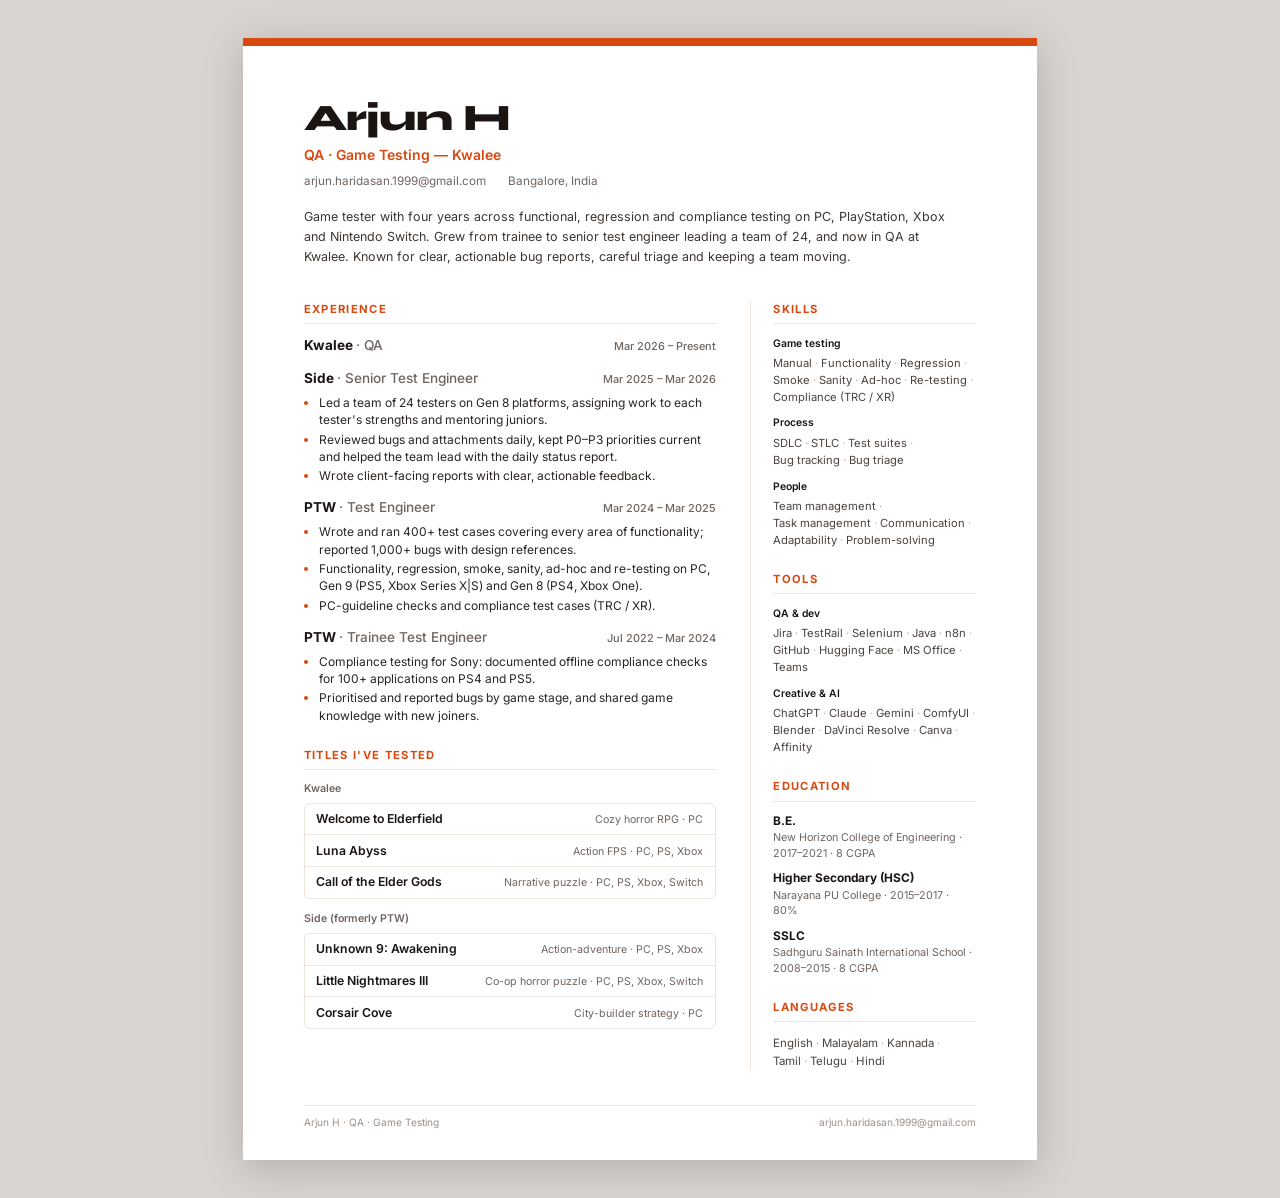
<file: src/cv.html>
<!DOCTYPE html>
<html lang="en">
<head>
<meta charset="UTF-8">
<title>Arjun H · CV</title>
<!-- Source of Arjun_H_CV.pdf. Render: see README ("Updating the CV"). -->
<link href="https://fonts.googleapis.com/css2?family=Inter:wght@400;500;600;700&family=Syne:wght@800&display=swap" rel="stylesheet">
<style>
  @page { size: A4; margin: 0; }
  * { box-sizing: border-box; margin: 0; padding: 0; }
  html, body { width: 210mm; height: 297mm; overflow: hidden; }
  body { position: relative; }                 /* the footer belongs to the A4 page, not the window */
  /* on screen: the page as an A4 sheet in the middle of a grey desk (print is unaffected) */
  @media screen {
    html { width: auto; height: auto; overflow: auto; background: #d9d4d0; }
    body { margin: 10mm auto; box-shadow: 0 2mm 10mm rgba(0, 0, 0, 0.18); }
  }
  body { font: 400 9pt/1.45 'Inter', system-ui, sans-serif; color: #2a2522; background: #fff; -webkit-print-color-adjust: exact; print-color-adjust: exact; }
  :root { --acc: #d9480f; --ink: #1a1512; --mute: #6f6560; --line: #ece4de; --tint: #faf6f3; }

  /* header: name, role, one line of contact, a short summary */
  header { padding: 14mm 16mm 7mm; border-top: 2.2mm solid var(--acc); }
  h1 { font: 800 28pt/1 'Syne', 'Inter', sans-serif; letter-spacing: -0.02em; color: var(--ink); }
  .role { margin-top: 2.4mm; font-size: 10.5pt; font-weight: 600; color: var(--acc); }
  .contact { margin-top: 2mm; display: flex; gap: 6mm; font-size: 8.8pt; color: var(--mute); }
  .summary { margin-top: 4.5mm; max-width: 172mm; font-size: 9.4pt; line-height: 1.6; color: #3d3632; }

  /* two columns: experience and titles on the left, everything else in a light sidebar */
  main { display: grid; grid-template-columns: 1fr 60mm; gap: 9mm; padding: 2mm 16mm 0; }
  h2 { margin: 0 0 3mm; padding-bottom: 1.6mm; border-bottom: 0.35mm solid var(--line); font-size: 8.4pt; font-weight: 700; letter-spacing: 0.12em; text-transform: uppercase; color: var(--acc); }
  section + section { margin-top: 6mm; }

  .job + .job { margin-top: 3.6mm; }
  .jh { display: flex; justify-content: space-between; align-items: baseline; gap: 4mm; }
  .jh b { font-size: 10.2pt; font-weight: 700; color: var(--ink); }
  .jh b span { font-weight: 500; color: var(--mute); }
  .when { font-size: 8.2pt; font-weight: 500; color: var(--mute); white-space: nowrap; }
  ul { margin-top: 1.4mm; padding-left: 4mm; }
  li { margin: 0.5mm 0; }
  li::marker { color: var(--acc); }

  .studio + .studio { margin-top: 3.4mm; }
  .studio > small { display: block; margin-bottom: 1.6mm; font-size: 8pt; font-weight: 600; color: var(--mute); }
  .titles { border: 0.3mm solid var(--line); border-radius: 1.6mm; }
  .t { display: flex; justify-content: space-between; align-items: baseline; gap: 4mm; padding: 1.7mm 3mm; }
  .t + .t { border-top: 0.3mm solid var(--line); }
  .t b { font-size: 9.2pt; font-weight: 600; color: var(--ink); white-space: nowrap; }
  .t span { font-size: 8pt; color: var(--mute); white-space: nowrap; }

  aside { padding: 0 0 0 6mm; border-left: 0.35mm solid var(--line); }
  .grp + .grp { margin-top: 2.6mm; }
  .grp small { display: block; margin-bottom: 1.2mm; font-size: 7.8pt; font-weight: 600; color: var(--ink); }
  .grp p { font-size: 8.4pt; line-height: 1.5; color: #4a423d; }
  .edu + .edu { margin-top: 2.4mm; }
  .edu b { display: block; font-size: 8.9pt; color: var(--ink); }
  .edu span { display: block; font-size: 8.1pt; color: var(--mute); }
  .langs { font-size: 8.6pt; line-height: 1.6; color: #4a423d; }
  .grp p i, .langs i { font-style: normal; white-space: nowrap; }
  .grp p i:not(:last-child)::after, .langs i:not(:last-child)::after { content: ' ·'; color: #b8aca4; }

  footer { position: absolute; left: 16mm; right: 16mm; bottom: 8mm; padding-top: 2.4mm; border-top: 0.35mm solid var(--line); display: flex; justify-content: space-between; font-size: 7.6pt; color: #9a908a; }
</style>
</head>
<body>
<header>
  <h1>Arjun H</h1>
  <div class="role">QA · Game Testing — Kwalee</div>
  <div class="contact"><span>arjun.haridasan.1999@gmail.com</span><span>Bangalore, India</span></div>
  <p class="summary">Game tester with four years across functional, regression and compliance testing on PC, PlayStation, Xbox and Nintendo Switch. Grew from trainee to senior test engineer leading a team of 24, and now in QA at Kwalee. Known for clear, actionable bug reports, careful triage and keeping a team moving.</p>
</header>

<main>
  <div>
    <section>
      <h2>Experience</h2>
      <div class="job">
        <div class="jh"><b>Kwalee <span>· QA</span></b><span class="when">Mar 2026 – Present</span></div>
      </div>
      <div class="job">
        <div class="jh"><b>Side <span>· Senior Test Engineer</span></b><span class="when">Mar 2025 – Mar 2026</span></div>
        <ul>
          <li>Led a team of 24 testers on Gen 8 platforms, assigning work to each tester's strengths and mentoring juniors.</li>
          <li>Reviewed bugs and attachments daily, kept P0–P3 priorities current and helped the team lead with the daily status report.</li>
          <li>Wrote client-facing reports with clear, actionable feedback.</li>
        </ul>
      </div>
      <div class="job">
        <div class="jh"><b>PTW <span>· Test Engineer</span></b><span class="when">Mar 2024 – Mar 2025</span></div>
        <ul>
          <li>Wrote and ran 400+ test cases covering every area of functionality; reported 1,000+ bugs with design references.</li>
          <li>Functionality, regression, smoke, sanity, ad-hoc and re-testing on PC, Gen 9 (PS5, Xbox Series X|S) and Gen 8 (PS4, Xbox One).</li>
          <li>PC-guideline checks and compliance test cases (TRC / XR).</li>
        </ul>
      </div>
      <div class="job">
        <div class="jh"><b>PTW <span>· Trainee Test Engineer</span></b><span class="when">Jul 2022 – Mar 2024</span></div>
        <ul>
          <li>Compliance testing for Sony: documented offline compliance checks for 100+ applications on PS4 and PS5.</li>
          <li>Prioritised and reported bugs by game stage, and shared game knowledge with new joiners.</li>
        </ul>
      </div>
    </section>

    <section>
      <h2>Titles I've tested</h2>
      <div class="studio">
        <small>Kwalee</small>
        <div class="titles">
          <div class="t"><b>Welcome to Elderfield</b><span>Cozy horror RPG · PC</span></div>
          <div class="t"><b>Luna Abyss</b><span>Action FPS · PC, PS, Xbox</span></div>
          <div class="t"><b>Call of the Elder Gods</b><span>Narrative puzzle · PC, PS, Xbox, Switch</span></div>
        </div>
      </div>
      <div class="studio">
        <small>Side (formerly PTW)</small>
        <div class="titles">
          <div class="t"><b>Unknown 9: Awakening</b><span>Action-adventure · PC, PS, Xbox</span></div>
          <div class="t"><b>Little Nightmares III</b><span>Co-op horror puzzle · PC, PS, Xbox, Switch</span></div>
          <div class="t"><b>Corsair Cove</b><span>City-builder strategy · PC</span></div>
        </div>
      </div>
    </section>
  </div>

  <aside>
    <section>
      <h2>Skills</h2>
      <div class="grp"><small>Game testing</small><p><i>Manual</i> <i>Functionality</i> <i>Regression</i> <i>Smoke</i> <i>Sanity</i> <i>Ad-hoc</i> <i>Re-testing</i> <i>Compliance (TRC / XR)</i></p></div>
      <div class="grp"><small>Process</small><p><i>SDLC</i> <i>STLC</i> <i>Test suites</i> <i>Bug tracking</i> <i>Bug triage</i></p></div>
      <div class="grp"><small>People</small><p><i>Team management</i> <i>Task management</i> <i>Communication</i> <i>Adaptability</i> <i>Problem-solving</i></p></div>
    </section>
    <section>
      <h2>Tools</h2>
      <div class="grp"><small>QA &amp; dev</small><p><i>Jira</i> <i>TestRail</i> <i>Selenium</i> <i>Java</i> <i>n8n</i> <i>GitHub</i> <i>Hugging Face</i> <i>MS Office</i> <i>Teams</i></p></div>
      <div class="grp"><small>Creative &amp; AI</small><p><i>ChatGPT</i> <i>Claude</i> <i>Gemini</i> <i>ComfyUI</i> <i>Blender</i> <i>DaVinci Resolve</i> <i>Canva</i> <i>Affinity</i></p></div>
    </section>
    <section>
      <h2>Education</h2>
      <div class="edu"><b>B.E.</b><span>New Horizon College of Engineering · 2017–2021 · 8 CGPA</span></div>
      <div class="edu"><b>Higher Secondary (HSC)</b><span>Narayana PU College · 2015–2017 · 80%</span></div>
      <div class="edu"><b>SSLC</b><span>Sadhguru Sainath International School · 2008–2015 · 8 CGPA</span></div>
    </section>
    <section>
      <h2>Languages</h2>
      <p class="langs"><i>English</i> <i>Malayalam</i> <i>Kannada</i> <i>Tamil</i> <i>Telugu</i> <i>Hindi</i></p>
    </section>
  </aside>
</main>

<footer><span>Arjun H · QA · Game Testing</span><span>arjun.haridasan.1999@gmail.com</span></footer>
</body>
</html>
</file>
